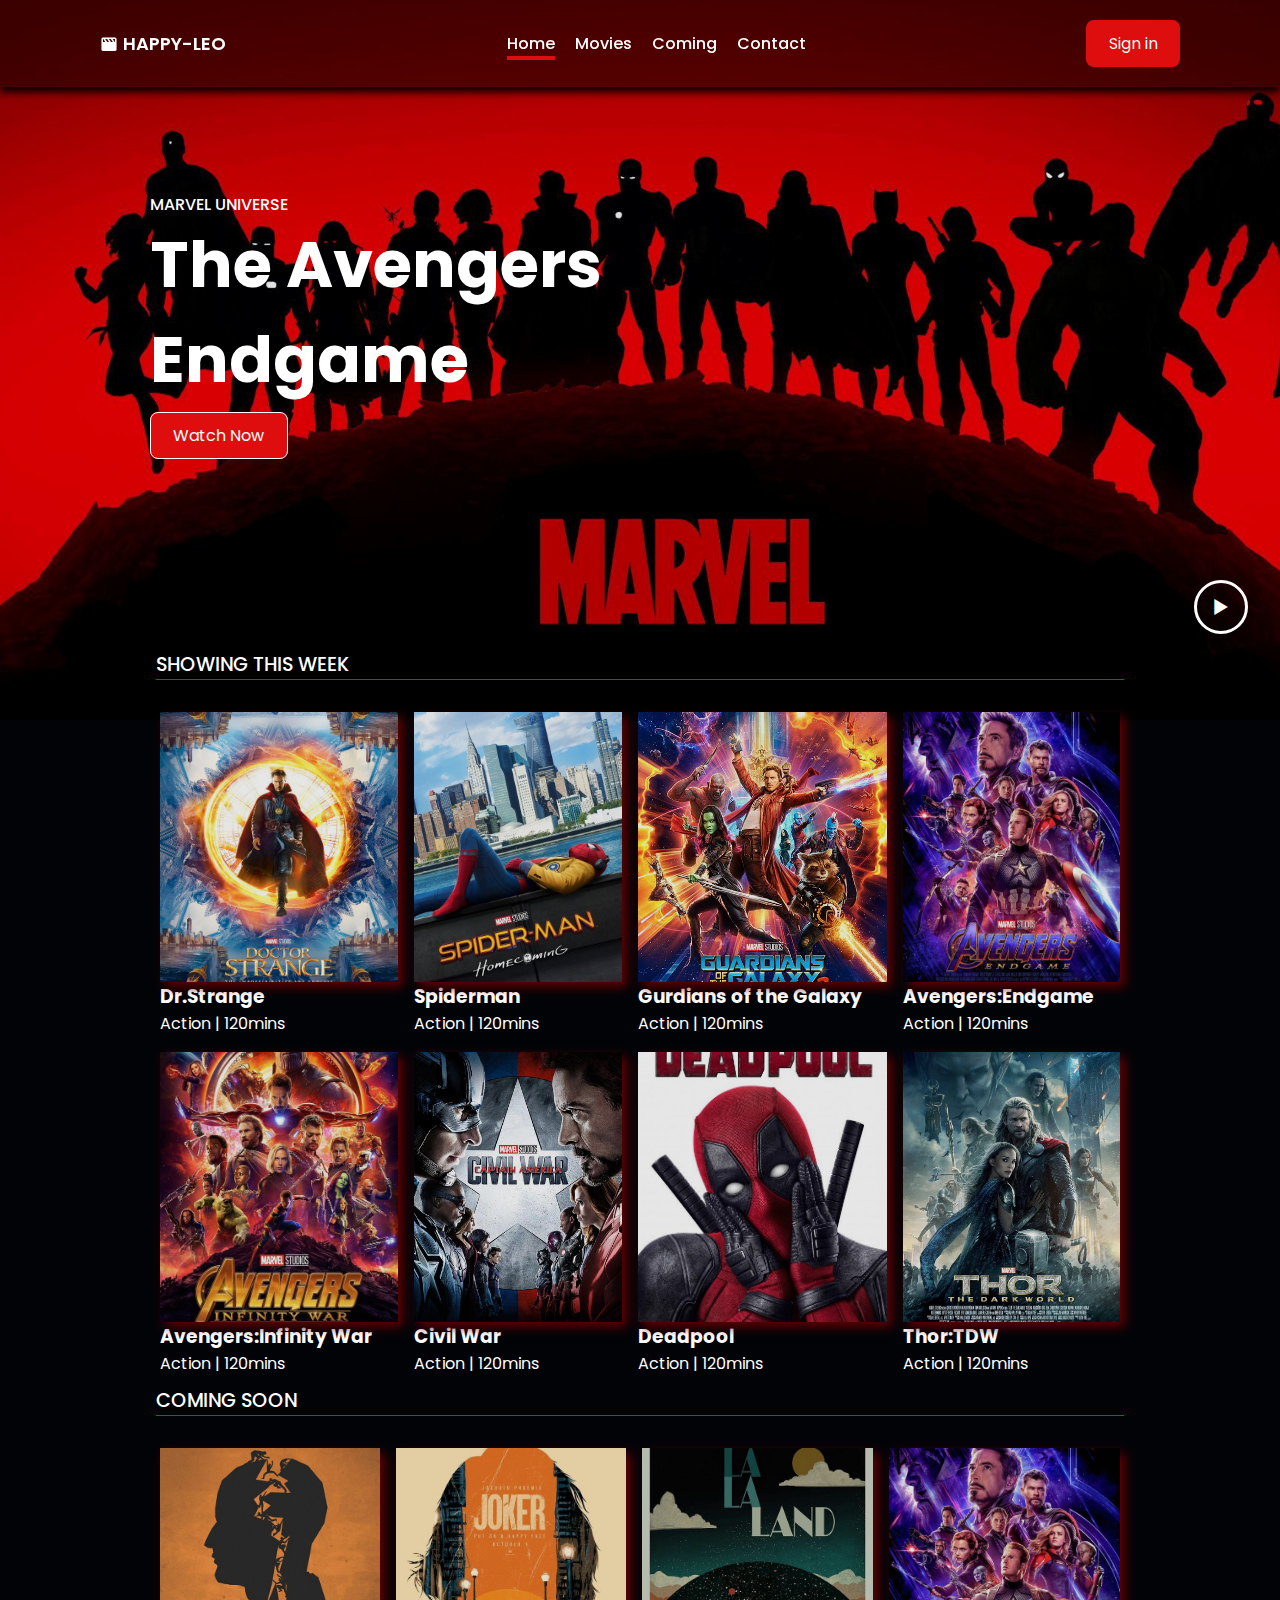
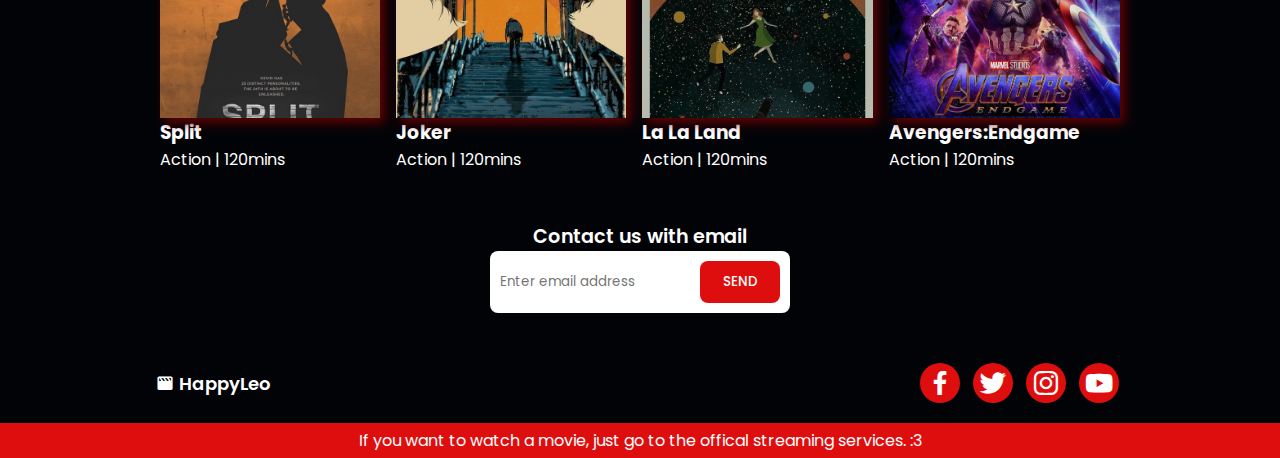
<file: index.html>
<!DOCTYPE html>
<html lang="en">
<head>
    <meta charset="UTF-8">
    <meta http-equiv="X-UA-Compatible" content="IE=edge">
    <meta name="viewport" content="width=device-width, initial-scale=1.0">
    <title>Code Lab Channel</title>
    <link rel="stylesheet" href="style.css">
    <!--Box Icon CDN link-->
    <link rel="stylesheet"
    href="https://cdn.jsdelivr.net/npm/boxicons@latest/css/boxicons.min.css">
</head>
<body>
    <!-- nav bar -->
    <header>
        <a href="" class="logo">
            <i class='bx bxs-movie'></i>HAPPY-LEO
        </a>
        <!-- menu open -->
        <ul class="navbar">
            <li><a href="" class="active"> Home</a></li>
            <li><a href="#movies">Movies</a> </li>
            <li><a href="#coming">Coming</a> </li>
            <li><a href="#contact"> Contact</a></li>
        </ul>
        <!-- menu close  -->
        <a href="" class="btn">Sign in</a>
    </header>
    <!-- nav bar close -->
    <!-- Cover start -->
    <section class="home" id="home">
        <div class="container">
            <img src="./images/cvPhoto.jpg" alt="">
            <div class="homeText">
                <span>Marvel Universe</span>
                <h1>
                    The Avengers <br>
                    Endgame
                </h1>
                <a href="#" class="btn btn-watch">Watch Now</a>
                <a href="" class="playButton">
                    <i class='bx bx-play'></i>
                </a>
            </div>
        </div>
    </section>
    <!-- Cover End -->

    <!-- movie start -->
        <section id="movies" class="movies">
            <h2 class="heading">Showing this week</h2>
            <!-- movie container -->
            <div class="movie-container">
                <!-- movie-1 -->
                <div class="box">
                    <div class="box-img">
                        <img src="./images/DSpos.jpg" class="dsPhoto" alt="">
                        
                    </div>
                    <h3>Dr.Strange</h3>
                    <span>Action | 120mins</span>
                </div>

                <div class="box">
                    <div class="box-img">
                        <img src="./images/TASpo.jpg" alt="">
                        
                    </div>
                    <h3>Spiderman</h3>
                    <span>Action | 120mins</span>
                </div>

                <div class="box">
                    <div class="box-img">
                        <img src="./images/GotgPo.jpg" alt="">
                        
                    </div>
                    <h3>Gurdians of the Galaxy</h3>
                    <span>Action | 120mins</span>
                </div>

                <div class="box">
                    <div class="box-img">
                        <img src="./images/endgamePos.jpg" alt="">
                        
                    </div>
                    <h3>Avengers:Endgame</h3>
                    <span>Action | 120mins</span>
                </div>

                <div class="box">
                    <div class="box-img">
                        <img src="./images/infinityWarPos.jpg" alt="">
                        
                    </div>
                    <h3>Avengers:Infinity War</h3>
                    <span>Action | 120mins</span>
                </div>

                <div class="box">
                    <div class="box-img">
                        <img src="./images/captainAmericaCW.jpg" alt="">
                        
                    </div>
                    <h3>Civil War</h3>
                    <span>Action | 120mins</span>
                </div>
                <div class="box">
                    <div class="box-img">
                        <img src="./images/dpos.jpg" alt="">
                        
                    </div>
                    <h3>Deadpool</h3>
                    <span>Action | 120mins</span>
                </div>
                <div class="box">
                    <div class="box-img">
                        <img src="./images/thorpos.jpg" alt="">
                        
                    </div>
                    <h3>Thor:TDW</h3>
                    <span>Action | 120mins</span>
                </div>
            </div>
        </section>
    <!-- movie end -->
    <!-- Coming Soon Start -->
    <section id="coming" class="movies">
        <h2 class="heading">Coming Soon</h2>
        <!-- movie container -->
        <div class="movie-container">
            <!-- movie-1 -->
            <div class="box">
                <div class="box-img">
                    <img src="./images/mVpos1.jpg" alt="">
                    
                </div>
                <h3>Split</h3>
                <span>Action | 120mins</span>
            </div>

            <div class="box">
                <div class="box-img">
                    <img src="./images/mVpos2.jpg" alt="">
                    
                </div>
                <h3>Joker</h3>
                <span>Action | 120mins</span>
            </div>

            <div class="box">
                <div class="box-img">
                    <img src="./images/mVpos4.jpg" alt="">
                    
                </div>
                <h3>La La Land</h3>
                <span>Action | 120mins</span>
            </div>

            <div class="box">
                <div class="box-img">
                    <img src="./images/endgamePos.jpg" alt="">
                    
                </div>
                <h3>Avengers:Endgame</h3>
                <span>Action | 120mins</span>
            </div>

            

            
        </div>
    </section>
    <!-- Coming Soon End  -->
    <!-- Contact Section start  -->
    <section class="contact" id="contact">
        <h2>Contact us with email</h2>
        <form action="">
            <input type="email" class="email" name="email" placeholder="Enter email address">
            <input type="submit" class="btn" value="Send">
        </form>
    </section>

    <!-- Contact Section end  -->
    <!-- footer section -->

    <section class="footer">
        <a href="" class="logo">
            <i class='bx bxs-movie'></i>HappyLeo
        </a>
        <div class="social">
            <a href="" class="logo">
                <i class='bx bxl-facebook'></i>
            </a>
            <a href="" class="logo">
                <i class='bx bxl-twitter' ></i>
            </a>
            <a href="" class="logo">
                <i class='bx bxl-instagram' ></i>
            </a>
            <a href="" class="logo">
                <i class='bx bxl-youtube' ></i>
            </a>
        </div>
        


    </section>
    <div class="codeLab">
        <p>
            If you want to watch a movie, just go to the offical streaming services. :3
        </p>
    </div>
    <!-- footer section end -->
</body>
</html>
</file>
<file: style.css>
@import url('https://fonts.googleapis.com/css2?family=Poppins:ital,wght@0,100;0,300;0,400;0,500;0,600;0,800;0,900;1,100;1,200;1,300;1,500&display=swap');*
{
    margin: 0;
    padding: 0;
    box-sizing: border-box;
    font-family: 'Poppins', sans-serif;
    text-decoration: none;
    list-style-type: none ;
    scroll-behavior: smooth;
}

/* Global color */
:root {
    --main-color: #df0e0e;
    --text-color: #fff;
    --bg-color: #020307;
}
body {
    background-color: var(--bg-color);
    color: var(--text-color);
}
header {
    position: fixed;
    width: 100%;
    top: 0;
    z-index: 10;
    display: flex;
    justify-content: space-between;
    padding: 20px 100px;
    transition: 0.5s;
    background-color: rgba(0, 0, 0, 0.5);
    box-shadow: 0px 5px 8px black;
}
.logo {
    display: flex;
    align-items: center;
    font-size: 18px;
    font-weight: 600;
    color: var(--text-color);
    
}
.logo i {
    margin-right: 5px;

}

.navbar {
    display: flex;
    align-items: center;
    column-gap: 20px;
}
.navbar li {
    position: relative;
}


    

.navbar a {
    font-size: 1rem;
    font-weight: 500;
    color: var(--text-color);
}
.navbar a::after {
    content: "";
    width: 0%;
    height: 4px;
    position: absolute;
    bottom: -4px;
    left: 0;
    background-color: var(--main-color);
    transition: 0.5s;
}
.navbar a:hover::after, .navbar .active::after {
    width: 100%;
    
}

.btn {
    background-color: var(--main-color);
    padding: 0.7rem 1.4rem;
    color: var(--text-color);
    font-weight: 400;
    border-radius: 0.5rem;
}

.btn:hover {
    background-color: rgb(185, 10, 10);
}

/* Home Cover Section */
.container {
    width: 100%;
    min-height: 640px;
    position: relative;
    display: flex;
    align-items: center;
}
.container img {
    opacity: 0.9;
    position: absolute;
    z-index: -1;
    width: 100%;
    height: 125%;
    object-fit: cover;
    object-position: center;
}

.homeText {
    padding-left: 150px;
}
.homeText span {
    color: var(--text-color);
    font-weight: 500;
    text-transform: uppercase;
}
.homeText h1 {
    color: var(--text-color);
    font-size: 4rem;
    font-weight: 700;
    margin-bottom: 1rem;
}
.playButton {
    position: absolute;
    right: 2rem;
    bottom: 1%;
    display: flex;
    justify-content: center;
    align-items: center;
    border: 3px solid white;
    border-radius: 50%;
    transition: 0.5s;

}
.playButton .bx {
    color: var(--text-color);
    font-size: 2rem;
    background-color: transparent;
    
    padding: 8px;
}

.playButton:hover {
    transform: scale(1.2);
}

.btn-watch {
    border: 1px solid white;
}

/* movie section  */
.heading {
    max-width: 968px;
    margin: 0 auto;
    font-size: 1.2rem;
    font-weight: 500;
    text-transform: uppercase;
    border-bottom: 1px solid var(--main-color);
    margin: 10px auto 10px auto;
}

.movie-container {
    margin: 0px auto 0px auto;
    max-width: 960px;
    display: grid;
    /* grid-template-columns: auto auto auto auto; */
    grid-template-columns: repeat(auto-fit, minmax(180px, auto));
    gap: 1rem;
    margin-top: 2rem;
}

.box .box-img{
    width: 100%;
    height: 270px;
} 

.box .box-img img {
    width: 100%;
    height: 100%;
    object-fit: cover;
    transition: 0.5s;
    filter: brightness(0.9);
    box-shadow: 5px 5px 10px rgb(105, 2, 2);
}

.box .h3{
    margin-top: 1rem;
}

.box .box-img img:hover{
    transform: translateY(-20px);
     filter: brightness(1) contrast(1.2); 
    
    
}
/* Contact Section  */
.contact {
    
    max-width: 968px;
    margin:0 auto;
    display: flex;
    flex-direction: column;
    align-items: center;
    justify-content: center;
    margin-top: 50px;
}

.contact h2 {
    align-items: center;
    font-size: 1.2rem;
    font-weight: 600;
    /* border-bottom: 2px solid var(--main-color); */
}
.contact form {
    background-color: var(--text-color); 
    padding: 10px;
    border-radius: 0.5rem;
    display: flex;
    align-items: center;
    justify-content:center;

}


.contact form .email {
    border: none;
    outline: none;
    width: 200px;
}

.contact .btn {
    text-transform: uppercase;
    border: none;
    font-weight: 500;
    cursor: pointer;
}

/* footer start  */
.footer {
    
    max-width: 968px;
    margin: 0 auto;
    display: flex;
    justify-content: space-between;
    margin-top: 50px;
}

.footer .social {
    display: flex;
    gap: 0.5rem;
}
.social .bx {
    background-color: var(--main-color);
    border-radius: 50%;
    font-size: 2rem;
    padding: 4px;
    color: var(--text-color);
    transition: 0.2s;
}

.social .bx:hover {
    transform: scale(1.2);
}

.codeLab {
    background-color: var(--main-color);
    text-align: center;
    margin-top: 20px;
    padding: 5px 0px;
}

/* Custom Scrollbar  */
html::-webkit-scrollbar {
    width: 0.5rem;
    background-color: #020307;
}

html::-webkit-scrollbar-thumb{
    background-color: var(--main-color);
    border-radius: 5rem;
    border: 1px solid rgb(21, 9, 9);
}

@media (max-width: 1080px){
    .homeText {
        padding: 0px 100px;
    }
    
}

@media (max-width: 991px){
    .homeText h1 {
        font-size: 3rem;
    }
    .homeText {
        padding: 0px  4%;
    }
    section {
        margin: 20px 0px;
    }
}

@media (max-width: 900px){
    .navbar {
        display: none;
    }
    header {
        padding: 13px 5%;
    }
    .homeText h1{
        font-size: 2rem;
    }
    .btn {
        padding: 0.3rem 0.3rem;
    }
    .movie-container {
        padding: 0px 30px;
    }
    .footer {
        margin: 0px 20px;
    }
}



@media (max-width: 470px){
    .footer {
        flex-direction: column;
        align-items: center;
        row-gap: 1rem;
    }
    .contact form .email {
        width: auto;
    }
    .codeLab {
        font-size: 12px;
    }
}
@media (max-width: 370px){
    
    header a.logo {
        font-size: 13px;
    }
    header .btn {
        padding: 3px 7px;
        font-size: 12px;
    }
    .homeText h1 {
        font-size: 1.7rem;
    }
    .playButton {
        bottom: 5%;
        right: 4%;
        
    }
    .playButton .bx {
        padding: 3px;
        font-size: 25px;
    }
    .movie-container { 
        text-align: center;
     } 
    .box .box-img {
        height: 240px;
        width: 70%;
        margin: 0 auto;
    }
}
</file>
